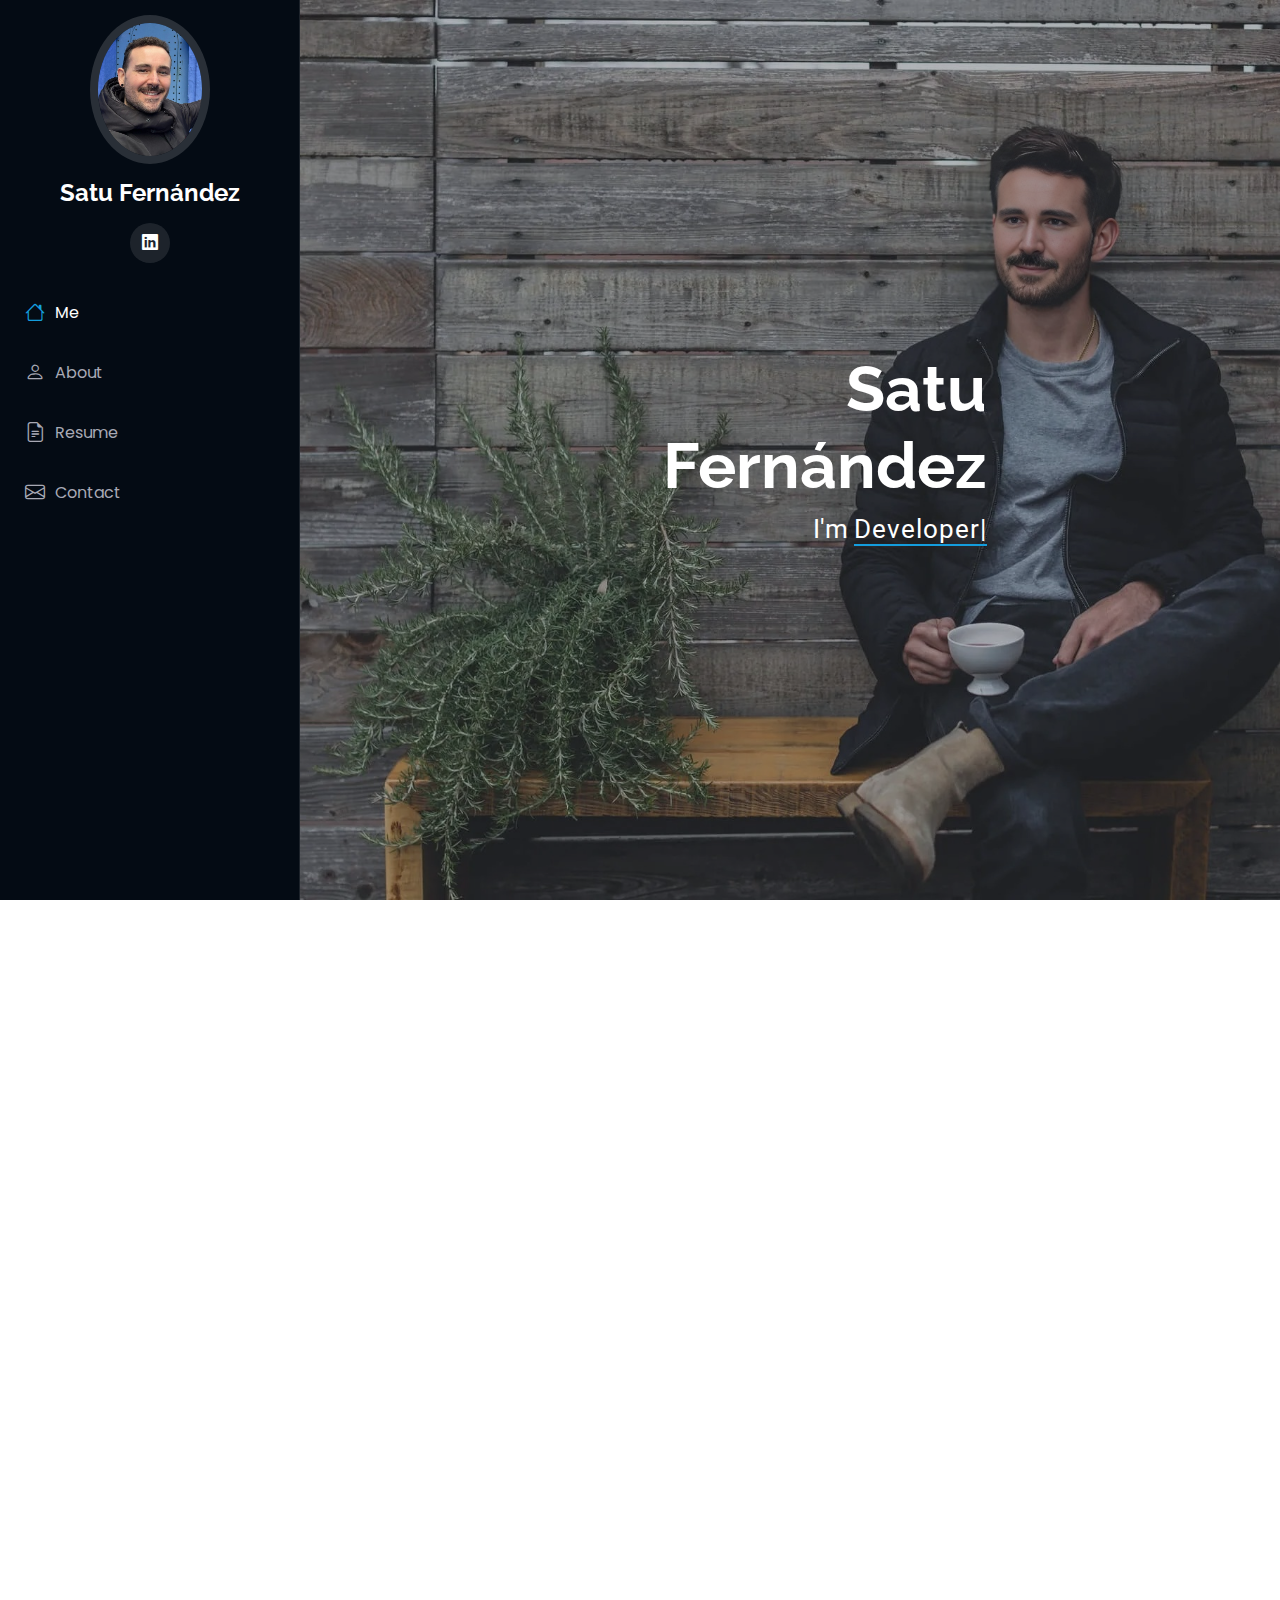
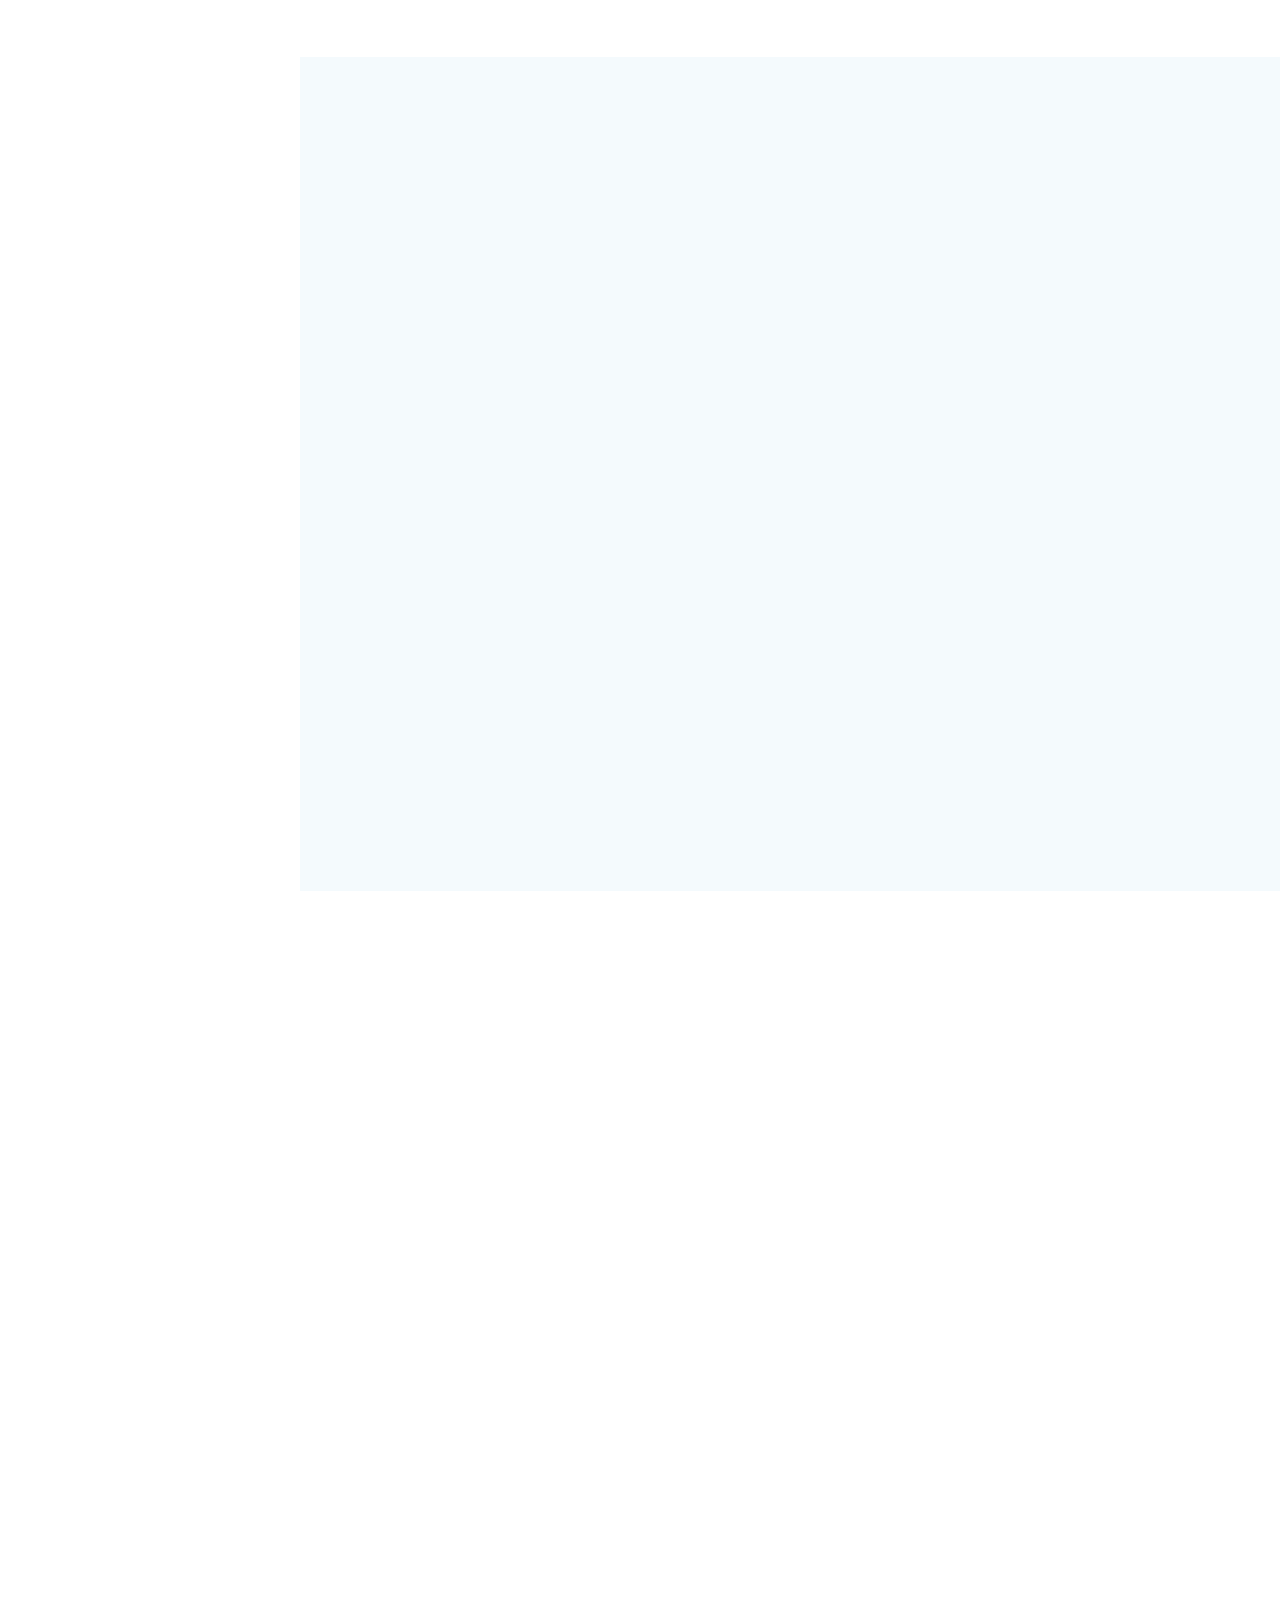
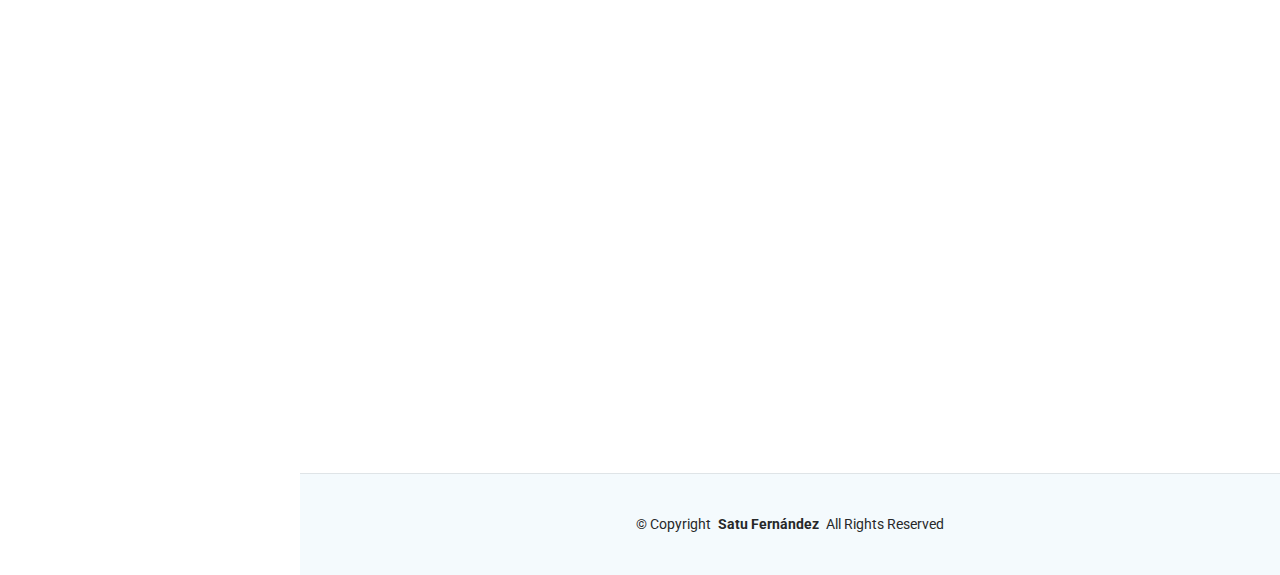
<file: index.html>
<!DOCTYPE html>
<html lang="en">

<head>
    <meta charset="utf-8">
    <meta content="width=device-width, initial-scale=1.0" name="viewport">
    <title>Satu Fernández</title>
    <meta content="" name="description">
    <meta content="" name="keywords">

    <!-- Favicons -->
    <link href="assets/img/favicon.png" rel="icon">
    <link href="assets/img/apple-touch-icon.png" rel="apple-touch-icon">

    <!-- Fonts -->
    <link href="https://fonts.googleapis.com" rel="preconnect">
    <link href="https://fonts.gstatic.com" rel="preconnect" crossorigin>
    <link href="https://fonts.googleapis.com/css2?family=Roboto:ital,wght@0,100;0,300;0,400;0,500;0,700;0,900;1,100;1,300;1,400;1,500;1,700;1,900&family=Poppins:ital,wght@0,100;0,200;0,300;0,400;0,500;0,600;0,700;0,800;0,900;1,100;1,200;1,300;1,400;1,500;1,600;1,700;1,800;1,900&family=Raleway:ital,wght@0,100;0,200;0,300;0,400;0,500;0,600;0,700;0,800;0,900;1,100;1,200;1,300;1,400;1,500;1,600;1,700;1,800;1,900&display=swap"
          rel="stylesheet">

    <!-- Vendor CSS Files -->
    <link href="assets/vendor/bootstrap/css/bootstrap.min.css" rel="stylesheet">
    <link href="assets/vendor/bootstrap-icons/bootstrap-icons.css" rel="stylesheet">
    <link href="assets/vendor/aos/aos.css" rel="stylesheet">
    <link href="assets/vendor/glightbox/css/glightbox.min.css" rel="stylesheet">
    <link href="assets/vendor/swiper/swiper-bundle.min.css" rel="stylesheet">

    <!-- Main CSS File -->
    <link href="assets/css/main.css" rel="stylesheet">

</head>

<body class="index-page">

<header id="header" class="header dark-background d-flex flex-column">
    <i class="header-toggle d-xl-none bi bi-list"></i>

    <div class="profile-img">
        <img src="assets/img/my-profile-img.jpg" alt="" class="img-fluid rounded-circle">
    </div>

    <a href="index.html" class="logo d-flex align-items-center justify-content-center">
        <h1 class="sitename">Satu Fernández</h1>
    </a>

    <div class="social-links text-center">
        <a href="https://www.linkedin.com/in/satu-fernández/" class="linkedin" target="_blank"><i
                class="bi bi-linkedin"></i></a>
    </div>

    <nav id="navmenu" class="navmenu">
        <ul>
            <li><a href="#hero" class="active"><i class="bi bi-house navicon"></i>Me</a></li>
            <li><a href="#about"><i class="bi bi-person navicon"></i> About</a></li>
            <li><a href="#resume"><i class="bi bi-file-earmark-text navicon"></i> Resume</a></li>
            <li><a href="#contact"><i class="bi bi-envelope navicon"></i> Contact</a></li>
        </ul>
    </nav>

</header>

<main class="main">

    <!-- Hero Section -->
    <section id="hero" class="hero section dark-background">
        <div class="hero-container">
            <img src="assets/img/hero-bg.jpg" alt="" data-aos="fade-in" class="hero-img img-fluid">

            <div class="container" data-aos="fade-up" data-aos-delay="100" style="text-align: right; padding-right: 10%;">
                <h2>Satu Fernández</h2>
                <p>I'm <span class="typed" data-typed-items="Developer, Wanderlust soul, Music passionate, Animal lover, Unique">Developer</span></p>
            </div>
        </div>
    </section><!-- /Hero Section -->

    <!-- About Section -->
    <section id="about" class="about section">

        <!-- Section Title -->
        <div class="container section-title" data-aos="fade-up">
            <h2>About</h2>
            <p>I’m a Backend Software Developer with a passion for building efficient, scalable, and innovative
                solutions. Technology fuels my creativity, but my heart also belongs to exploration. As a wanderlust
                soul, I thrive on discovering new places, cultures, and experiences that broaden my perspective.</p>
            <br>
            <p>When I’m not coding or traveling, you’ll find me immersed in music, whether it’s creating playlists,
                attending concerts, or simply enjoying the rhythm of life. I’m also a devoted animal lover, believing in
                kindness and compassion for all creatures.</p>
            <br>
            <p>Adventure runs in my veins—I embrace challenges, seek new experiences, and live life with a sense of
                curiosity. With a unique approach to both work and life, I strive to make every journey, project, and
                connection meaningful.</p>
        </div><!-- End Section Title -->

        <div class="container" data-aos="fade-up" data-aos-delay="100">

            <div class="row gy-4 justify-content-center">
                <div class="col-lg-3">
                    <img src="assets/img/my-profile-img.jpg" class="img-fluid" alt="Satu Fernández">
                </div>
                <div class="col-lg-9 content">
                    <h2>Senior Java Backend Developer</h2>
                    <p class="fst-italic py-3"></p>
                    <div class="row">
                        <div class="col-lg-6">
                            <ul>
                                <li><i class="bi bi-chevron-right"></i> <strong>Website:</strong>
                                    <span><a target="_blank"
                                             href="https://www.satufernandez.es">www.satufernandez.es</a></span></li>
                                <li><i class="bi bi-chevron-right"></i> <strong>City:</strong>
                                    <span>Madrid, Spain</span></li>
                            </ul>
                        </div>
                        <div class="col-lg-6">
                            <ul>
                                <li><i class="bi bi-chevron-right"></i> <strong>Age:</strong> <span>Still young 😜</span>
                                </li>
                                <li><i class="bi bi-chevron-right"></i> <strong>Degree:</strong>
                                    <span>Computer Science</span>
                                </li>
                            </ul>
                        </div>
                    </div>
                </div>
            </div>

        </div>

    </section><!-- /About Section -->

    <!-- Skills Section -->
    <section id="skills" class="skills section light-background">

        <!-- Section Title -->
        <div class="container section-title" data-aos="fade-up">
            <h2>Skills</h2>
            <p>These are some of my skills</p>
        </div><!-- End Section Title -->

        <div class="container" data-aos="fade-up" data-aos-delay="100">

            <div class="row skills-content skills-animation">

                <div class="col-lg-6">

                    <div class="progress">
                        <span class="skill"><span>Java 17+</span></span>
                        <div class="progress-bar-wrap">
                            <div class="progress-bar" role="progressbar" aria-valuenow="100" aria-valuemin="0"
                                 aria-valuemax="100"></div>
                        </div>
                    </div><!-- End Skills Item -->

                    <div class="progress">
                        <span class="skill"><span>SQL Databases</span></span>
                        <div class="progress-bar-wrap">
                            <div class="progress-bar" role="progressbar" aria-valuenow="100" aria-valuemin="0"
                                 aria-valuemax="100"></div>
                        </div>
                    </div><!-- End Skills Item -->

                    <div class="progress">
                        <span class="skill"><span>API Design</span></span>
                        <div class="progress-bar-wrap">
                            <div class="progress-bar" role="progressbar" aria-valuenow="100" aria-valuemin="0"
                                 aria-valuemax="100"></div>
                        </div>
                    </div><!-- End Skills Item -->

                </div>

                <div class="col-lg-6">

                    <div class="progress">
                        <span class="skill"><span>Spring Boot</span></span>
                        <div class="progress-bar-wrap">
                            <div class="progress-bar" role="progressbar" aria-valuenow="100" aria-valuemin="0"
                                 aria-valuemax="100"></div>
                        </div>
                    </div><!-- End Skills Item -->

                    <div class="progress">
                        <span class="skill"><span>NoSQL Databases</span></span>
                        <div class="progress-bar-wrap">
                            <div class="progress-bar" role="progressbar" aria-valuenow="100" aria-valuemin="0"
                                 aria-valuemax="100"></div>
                        </div>
                    </div><!-- End Skills Item -->

                    <div class="progress">
                        <span class="skill"><span>Kafka</span></span>
                        <div class="progress-bar-wrap">
                            <div class="progress-bar" role="progressbar" aria-valuenow="100" aria-valuemin="0"
                                 aria-valuemax="100"></div>
                        </div>
                    </div><!-- End Skills Item -->

                </div>

            </div>

        </div>

        <div class="container section-title" data-aos="fade-up">
            <br><br>
            <p>Other skills</p>
        </div><!-- End Section Title -->

        <div class="container" data-aos="fade-up" data-aos-delay="100">

            <div class="row skills-content skills-animation">

                <div class="col-lg-6">

                    <div class="progress">
                        <span class="skill"><span>Docker</span></span>
                        <div class="progress-bar-wrap">
                            <div class="progress-bar" role="progressbar" aria-valuenow="100" aria-valuemin="0"
                                 aria-valuemax="100"></div>
                        </div>
                    </div><!-- End Skills Item -->

                    <div class="progress">
                        <span class="skill"><span>DDD</span></span>
                        <div class="progress-bar-wrap">
                            <div class="progress-bar" role="progressbar" aria-valuenow="100" aria-valuemin="0"
                                 aria-valuemax="100"></div>
                        </div>
                    </div><!-- End Skills Item -->

                    <div class="progress">
                        <span class="skill"><span>Clean Code</span> </span>
                        <div class="progress-bar-wrap">
                            <div class="progress-bar" role="progressbar" aria-valuenow="100" aria-valuemin="0"
                                 aria-valuemax="100"></div>
                        </div>
                    </div><!-- End Skills Item -->

                    <div class="progress">
                        <span class="skill"><span>Leadership</span></span>
                        <div class="progress-bar-wrap">
                            <div class="progress-bar" role="progressbar" aria-valuenow="100" aria-valuemin="0"
                                 aria-valuemax="100"></div>
                        </div>
                    </div><!-- End Skills Item -->

                </div>

                <div class="col-lg-6">

                    <div class="progress">
                        <span class="skill"><span>Kubernetes</span> </span>
                        <div class="progress-bar-wrap">
                            <div class="progress-bar" role="progressbar" aria-valuenow="100" aria-valuemin="0"
                                 aria-valuemax="100"></div>
                        </div>
                    </div><!-- End Skills Item -->

                    <div class="progress">
                        <span class="skill"><span>SOLID</span> </span>
                        <div class="progress-bar-wrap">
                            <div class="progress-bar" role="progressbar" aria-valuenow="100" aria-valuemin="0"
                                 aria-valuemax="100"></div>
                        </div>
                    </div><!-- End Skills Item -->

                    <div class="progress">
                        <span class="skill"><span>SDLC</span> </span>
                        <div class="progress-bar-wrap">
                            <div class="progress-bar" role="progressbar" aria-valuenow="100" aria-valuemin="0"
                                 aria-valuemax="100"></div>
                        </div>
                    </div><!-- End Skills Item -->

                    <div class="progress">
                        <span class="skill"><span>Communication</span> </span>
                        <div class="progress-bar-wrap">
                            <div class="progress-bar" role="progressbar" aria-valuenow="100" aria-valuemin="0"
                                 aria-valuemax="100"></div>
                        </div>
                    </div><!-- End Skills Item -->

                </div>

            </div>

        </div>

    </section><!-- /Skills Section -->

    <!-- Resume Section -->
    <section id="resume" class="resume section">

        <!-- Section Title -->
        <div class="container section-title" data-aos="fade-up">
            <h2>Resume</h2>
            <p>I am a software developer with over 12 years of experience specializing in backend development, working
                with microservices in Java using Spring Boot, and applying DDD, SOLID principles, and Clean Code to
                build robust and scalable solutions</p>
            <br>
            <p> I am an organized, committed, and results-oriented professional with experience in projects that require
                proactivity and responsibility. My adaptability allows me to quickly take on new challenges, and my
                passion for continuous learning drives me to stay up to date with emerging technologies and
                methodologies</p>
            <br>
            <p> Thanks to my social skills, I work effectively both independently and as part of multidisciplinary
                teams. I am currently exploring the path toward technical leadership, aiming to combine my technical
                expertise and interpersonal skills to guide teams toward excellence</p>
        </div><!-- End Section Title -->

        <div class="container">

            <div class="row">

                <div class="col-lg-12" data-aos="fade-up" data-aos-delay="100">

                    <h3 class="resume-title">Professional Experience</h3>
                    <div class="resume-item">
                        <h4>Senior Java Backend Developer @ Kairós DS – Client: Inditex</h4>
                        <h5>June 2021 - Present</h5>
                        <ul>
                            <li>Backend developer in an Agile team following the Scrum methodology
                            </li>
                            <li>Analysis, development and maintenance of microservices following the DDD approach and
                                applying the SOLID principles and Clean Code
                            </li>
                            <li>API definition: REST, gRPC and Async (Avro) following API First principles
                            </li>
                            <li>Analysis and creation of new aggregates and refactoring of existing ones,
                                according to business requirements
                            </li>
                            <li>Analysis and definition of data models and schemas in both SQL and NoSQL
                                databases
                            </li>
                            <li>Analysis and development of REST and gRPC controllers with their use cases</li>
                            <li>Development of Kafka producers and consumers</li>
                            <li>Use of design patterns: outbox, factory, singleton, facade, proxy, CQRS…</li>
                            <li>Use of resilience practices: retry, circuit breaker, rate limiter, cache</li>
                            <li>Design of test batteries: load, stress, resilience</li>
                            <li>Responsible for production deployment of multi-tenant microservices with
                                canary deployments, ensuring best practices and code quality (SOLID, Clean
                                Code), monitoring and adapting the resources of deployed products, maintaining
                                close contact and communication with the Team Leader and the Unit Architect
                            </li>
                            <br>
                            <li>Migration of part of the IBM WCS e-commerce functionality to microservices,
                                adding the complexity of event-driven operation and coexistence of both systems
                            </li>
                            <li>Issues resolution</li>
                            <li>Development in a private cloud with Docker and Openshift</li>
                        </ul>
                        <br>
                        <h6>Used technologies</h6>
                        <p>Java 17, Spring Framework, Spring Boot, Spring Data JPA, Spring JDBC Template, Docker,
                            Openshift, GitHub, GitHub Actions, MariaDB, DB2, Couchbase, Solr, Redis, Kafka, API First,
                            OpenAPI, gRPC, Avro, Event Bus, Grafana, Argo Workflow</p>
                    </div><!-- End Resume Item -->

                    <div class="resume-item">
                        <h4>Analyst-programmer & SRE @ Enala – Client: Universia (Santander Group)</h4>
                        <h5>January 2019 - June 2021</h5>
                        <ul>
                            <li>Backend developer in an Agile team following the Scrum methodology
                            </li>
                            <li>Analysis, development, and maintenance of microservices: API definition,
                                development, testing, and production deployment
                            </li>
                            <li>Maintenance, analysis, and development of monolithic web applications, defining
                                the skeleton and various functional modules
                            </li>
                            <li>Close contact with the client’s business team, holding functional meetings to define
                                new evolutions and products, guiding them from a technical perspective
                            </li>
                            <li>Responsible for production deployment, ensuring best practices and code quality,
                                monitoring and adapting the resources of deployed products, defining performance
                                and scalability tests in pre-production environments together with the Q&A team
                            </li>
                            <li>Link person between our team and other teams, communicating the requests of
                                cross-functional teams (infrastructure, Q&A…) to/from the Product Owner
                            </li>
                        </ul>
                        <br>
                        <h6>Used technologies</h6>
                        <p>Java 8, Spring Framework, Spring Boot, Spring MVC, Spring Data JPA, Spring Security,
                            Hibernate, Docker, Kubernetes, Helm 3, Git, Gitlab, SQL Server, MongoDB, NodeJS,
                            Express, mongoose, Sequelize, Elasticsearch, Kafka, Jenkins, OpenAPI, Swagger, Grafana,
                            Kibana, JWT</p>
                    </div><!-- Edn Resume Item -->

                    <div class="resume-item">
                        <h4>Analyst-programmer @ Neoris – Clients: ICM (Madrid Digital) & J. C. Castilla la
                            Mancha</h4>
                        <h5>August 2013 - January 2019</h5>
                        <ul>
                            <li>Analysis, development, and maintenance of web applications and REST and SOAP
                                services, working alongside the analyst to define the architecture and develop the
                                proposed solution
                            </li>
                            <li>Creation and maintenance of data models in Oracle databases</li>
                            <li>Responsible for various applications of the Health and Social Affairs Departments
                                of the Community of Madrid, holding functional and follow-up meetings with
                                senior officials
                            </li>
                            <li>Team coordinator, assigning tasks and reporting to the project manager</li>
                            <li>Technical reference, training new team members on frameworks and ensuring
                                compliance with the client's defined standards
                            </li>
                            <li>Link person between our team and the client's architecture team, communicating
                                problems and solutions found
                            </li>
                        </ul>
                        <br>
                        <h6>Used technologies</h6>
                        <p>Java 7, Spring Framework, Spring Security, Spring Data, Hibernate, JSF, Facelets,
                            Primefaces, RichFaces, Javascript, jQuery, JSP, Tomcat, SVN, Maven, Oracle 11, Erwin</p>
                    </div><!-- Edn Resume Item -->

                </div>

            </div>

            <div class="row">

                <div class="col-lg-6" data-aos="fade-up" data-aos-delay="100">

                    <h3 class="resume-title">Academic Background</h3>
                    <div class="resume-item">
                        <h4>Bachelor Degree in Computer Science</h4>
                        <h5>2005 - 2012</h5>
                        <p><em>University of Extremadura, Cáceres</em></p>
                    </div><!-- Edn Resume Item -->

                </div>
            </div>

        </div>

    </section><!-- /Resume Section -->

    <!-- Contact Section -->
    <section id="contact" class="contact section">

        <!-- Section Title -->
        <div class="container section-title" data-aos="fade-up">
            <h2>Contact</h2>
            <p>Find me on <a target="_blank" href="https://www.linkedin.com/in/satu-fernández/">LinkedIn</a></p>
        </div><!-- End Section Title -->

    </section><!-- /Contact Section -->

</main>

<footer id="footer" class="footer position-relative light-background">

    <div class="container">
        <div class="copyright text-center ">
            <p>© <span>Copyright</span> <strong class="px-1 sitename">Satu Fernández</strong>
                <span>All Rights Reserved</span></p>
        </div>
    </div>

</footer>

<!-- Scroll Top -->
<a href="#" id="scroll-top" class="scroll-top d-flex align-items-center justify-content-center"><i
        class="bi bi-arrow-up-short"></i></a>

<!-- Preloader -->
<div id="preloader"></div>

<!-- Vendor JS Files -->
<script src="assets/vendor/bootstrap/js/bootstrap.bundle.min.js"></script>
<script src="assets/vendor/php-email-form/validate.js"></script>
<script src="assets/vendor/aos/aos.js"></script>
<script src="assets/vendor/typed.js/typed.umd.js"></script>
<script src="assets/vendor/purecounter/purecounter_vanilla.js"></script>
<script src="assets/vendor/waypoints/noframework.waypoints.js"></script>
<script src="assets/vendor/glightbox/js/glightbox.min.js"></script>
<script src="assets/vendor/imagesloaded/imagesloaded.pkgd.min.js"></script>
<script src="assets/vendor/isotope-layout/isotope.pkgd.min.js"></script>
<script src="assets/vendor/swiper/swiper-bundle.min.js"></script>

<!-- Main JS File -->
<script src="assets/js/main.js"></script>

</body>

</html>
</file>
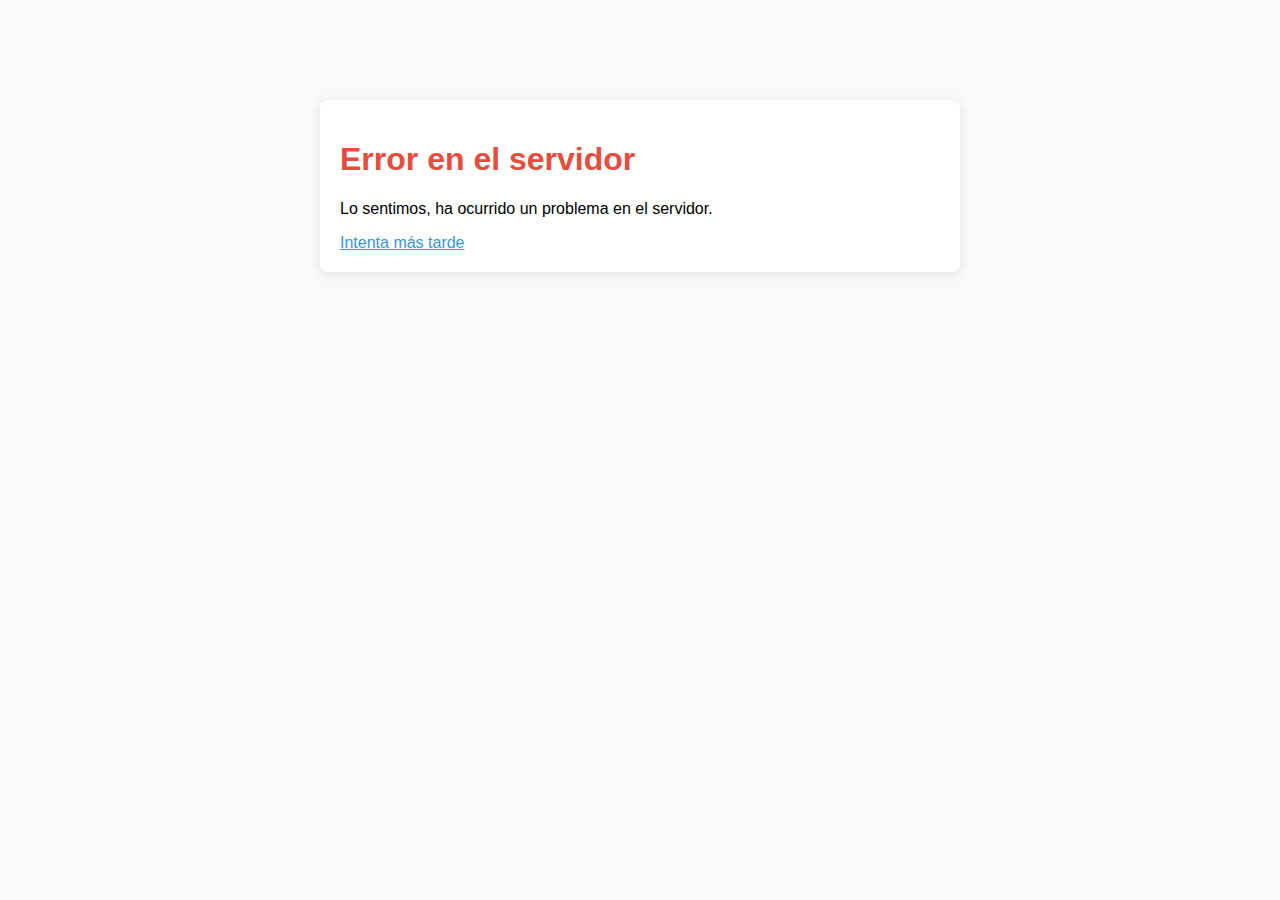
<file: errors/50x.html>
<html><body style="background-color: #f8f9fa; font-family: Arial;">
<div style="max-width: 600px; margin: 100px auto; padding: 20px; background: white; border-radius: 8px; box-shadow: 0 2px 10px rgba(0,0,0,0.1);">
<h1 style="color: #e74c3c;">Error en el servidor</h1>
<p>Lo sentimos, ha ocurrido un problema en el servidor.</p>
<a href="/" style="color: #3498db;">Intenta m&aacute;s tarde</a>
</div>
</body></html>
</file>
<file: assets/css/main.css>
/**
* Template Name: iPortfolio
* Template URL: https://bootstrapmade.com/iportfolio-bootstrap-portfolio-websites-template/
* Updated: Jun 29 2024 with Bootstrap v5.3.3
* Author: BootstrapMade.com
* License: https://bootstrapmade.com/license/
*/

/*--------------------------------------------------------------
# Font & Color Variables
# Help: https://bootstrapmade.com/color-system/
--------------------------------------------------------------*/
/* Fonts */
:root {
  --default-font: "Roboto",  system-ui, -apple-system, "Segoe UI", Roboto, "Helvetica Neue", Arial, "Noto Sans", "Liberation Sans", sans-serif, "Apple Color Emoji", "Segoe UI Emoji", "Segoe UI Symbol", "Noto Color Emoji";
  --heading-font: "Raleway",  sans-serif;
  --nav-font: "Poppins",  sans-serif;
}

/* Global Colors - The following color variables are used throughout the website. Updating them here will change the color scheme of the entire website */
:root { 
  --background-color: #ffffff; /* Background color for the entire website, including individual sections */
  --default-color: #272829; /* Default color used for the majority of the text content across the entire website */
  --heading-color: #050d18; /* Color for headings, subheadings and title throughout the website */
  --accent-color: #149ddd; /* Accent color that represents your brand on the website. It's used for buttons, links, and other elements that need to stand out */
  --surface-color: #ffffff; /* The surface color is used as a background of boxed elements within sections, such as cards, icon boxes, or other elements that require a visual separation from the global background. */
  --contrast-color: #ffffff; /* Contrast color for text, ensuring readability against backgrounds of accent, heading, or default colors. */
}

/* Nav Menu Colors - The following color variables are used specifically for the navigation menu. They are separate from the global colors to allow for more customization options */
:root {
  --nav-color: #a8a9b4;  /* The default color of the main navmenu links */
  --nav-hover-color: #ffffff; /* Applied to main navmenu links when they are hovered over or active */
  --nav-mobile-background-color: #040b14; /* Used as the background color for mobile navigation menu */
  --nav-dropdown-background-color: #040b14; /* Used as the background color for dropdown items that appear when hovering over primary navigation items */
  --nav-dropdown-color: #a8a9b4; /* Used for navigation links of the dropdown items in the navigation menu. */
  --nav-dropdown-hover-color: #ffffff; /* Similar to --nav-hover-color, this color is applied to dropdown navigation links when they are hovered over. */
}

/* Color Presets - These classes override global colors when applied to any section or element, providing reuse of the sam color scheme. */

.light-background {
  --background-color: #f4fafd;
  --surface-color: #ffffff;
}

.dark-background {
  --background-color: #040b14;
  --default-color: #ffffff;
  --heading-color: #ffffff;
  --surface-color: #151f2b;
  --contrast-color: #ffffff;
}

/* Smooth scroll */
:root {
  scroll-behavior: smooth;
}

/*--------------------------------------------------------------
# General Styling & Shared Classes
--------------------------------------------------------------*/
body {
  color: var(--default-color);
  background-color: var(--background-color);
  font-family: var(--default-font);
}

a {
  color: var(--accent-color);
  text-decoration: none;
  transition: 0.3s;
}

a:hover {
  color: color-mix(in srgb, var(--accent-color), transparent 25%);
  text-decoration: none;
}

h1,
h2,
h3,
h4,
h5,
h6 {
  color: var(--heading-color);
  font-family: var(--heading-font);
}

/* PHP Email Form Messages
------------------------------*/
.php-email-form .error-message {
  display: none;
  background: #df1529;
  color: #ffffff;
  text-align: left;
  padding: 15px;
  margin-bottom: 24px;
  font-weight: 600;
}

.php-email-form .sent-message {
  display: none;
  color: #ffffff;
  background: #059652;
  text-align: center;
  padding: 15px;
  margin-bottom: 24px;
  font-weight: 600;
}

.php-email-form .loading {
  display: none;
  background: var(--surface-color);
  text-align: center;
  padding: 15px;
  margin-bottom: 24px;
}

.php-email-form .loading:before {
  content: "";
  display: inline-block;
  border-radius: 50%;
  width: 24px;
  height: 24px;
  margin: 0 10px -6px 0;
  border: 3px solid var(--accent-color);
  border-top-color: var(--surface-color);
  animation: php-email-form-loading 1s linear infinite;
}

@keyframes php-email-form-loading {
  0% {
    transform: rotate(0deg);
  }

  100% {
    transform: rotate(360deg);
  }
}

/*--------------------------------------------------------------
# Global Header
--------------------------------------------------------------*/
.header {
  color: var(--default-color);
  background-color: var(--background-color);
  position: fixed;
  top: 0;
  left: 0;
  bottom: 0;
  padding: 0 15px;
  width: 300px;
  transition: all ease-in-out 0.3s;
  overflow-y: auto;
  z-index: 997;
  border-right: 1px solid color-mix(in srgb, var(--default-color), transparent 90%);
}

.header .profile-img img {
  margin: 15px auto;
  display: block;
  width: 120px;
  border: 8px solid color-mix(in srgb, var(--default-color), transparent 85%);
}

.header .logo {
  line-height: 1;
  margin-bottom: 15px;
}

.header .logo img {
  max-height: 32px;
  margin-right: 8px;
}

.header .logo h1 {
  font-size: 24px;
  margin: 0;
  font-weight: 700;
  color: var(--heading-color);
}

.header .social-links {
  margin: 0 0 20px 0;
}

.header .social-links a {
  font-size: 16px;
  display: inline-flex;
  align-items: center;
  justify-content: center;
  background: color-mix(in srgb, var(--default-color), transparent 90%);
  color: var(--default-color);
  margin: 0 2px;
  border-radius: 50%;
  text-align: center;
  width: 40px;
  height: 40px;
  transition: 0.3s;
}

.header .social-links a:hover {
  color: var(--contrast-color);
  background: var(--accent-color);
}

@media (min-width: 1200px) {

  .header~main,
  .header~#footer {
    margin-left: 300px;
  }
}

@media (max-width: 1199px) {
  .header {
    left: -100%;
  }
}

.header.header-show {
  left: 0;
}

.header .header-toggle {
  color: var(--contrast-color);
  background-color: var(--accent-color);
  font-size: 22px;
  display: flex;
  align-items: center;
  justify-content: center;
  width: 40px;
  height: 40px;
  border-radius: 50%;
  cursor: pointer;
  position: fixed;
  top: 15px;
  right: 15px;
  z-index: 9999;
  transition: background-color 0.3s;
}

.header .header-toggle:hover {
  color: var(--contrast-color);
  background-color: color-mix(in srgb, var(--accent-color) 90%, white 15%);
}

/*--------------------------------------------------------------
# Navigation Menu
--------------------------------------------------------------*/
.mobile-nav-toggle {
  display: none;
}

.navmenu {
  padding: 0;
  z-index: 9997;
}

.navmenu ul {
  list-style: none;
  padding: 0 0 20px 0;
  margin: 0;
}

.navmenu a,
.navmenu a:focus {
  color: var(--nav-color);
  padding: 15px 10px;
  font-family: var(--nav-font);
  font-size: 16px;
  font-weight: 400;
  display: flex;
  align-items: center;
  white-space: nowrap;
  transition: 0.3s;
  width: 100%;
}

.navmenu a .navicon,
.navmenu a:focus .navicon {
  font-size: 20px;
  margin-right: 10px;
}

.navmenu a .toggle-dropdown,
.navmenu a:focus .toggle-dropdown {
  font-size: 12px;
  line-height: 0;
  margin-left: auto;
  width: 30px;
  height: 30px;
  display: flex;
  align-items: center;
  justify-content: center;
  border-radius: 50%;
  transition: 0.3s;
  flex-shrink: 0;
  background-color: color-mix(in srgb, var(--accent-color), transparent 90%);
}

.navmenu a .toggle-dropdown:hover,
.navmenu a:focus .toggle-dropdown:hover {
  background-color: var(--accent-color);
  color: var(--contrast-color);
}

.navmenu a:hover,
.navmenu .active,
.navmenu .active:focus {
  color: var(--nav-hover-color);
}

.navmenu a:hover .navicon,
.navmenu .active .navicon,
.navmenu .active:focus .navicon {
  color: var(--accent-color);
}

.navmenu .active .toggle-dropdown,
.navmenu .active:focus .toggle-dropdown {
  background-color: var(--accent-color);
  color: var(--contrast-color);
  transform: rotate(180deg);
}

.navmenu .dropdown {
  display: block;
}

.navmenu .dropdown a,
.navmenu .dropdown a:focus {
  color: --nav-dropdown-color;
}

.navmenu .dropdown a:hover,
.navmenu .dropdown .active,
.navmenu .dropdown .active:focus {
  color: var(--nav-dropdown-hover-color);
}

.navmenu .dropdown ul {
  position: static;
  display: none;
  z-index: 99;
  padding: 5px 10px;
  margin: 5px 10px;
  background-color: var(--nav-dropdown-background-color);
  border: 1px solid color-mix(in srgb, var(--default-color), transparent 90%);
  box-shadow: none;
  transition: all 0.5s ease-in-out;
}

.navmenu .dropdown ul ul {
  background-color: rgba(33, 37, 41, 0.1);
}

.navmenu .dropdown>.dropdown-active {
  display: block;
  background-color: rgba(33, 37, 41, 0.03);
}

/*--------------------------------------------------------------
# Global Footer
--------------------------------------------------------------*/
.footer {
  color: var(--default-color);
  background-color: var(--background-color);
  font-size: 14px;
  padding: 40px 0;
  position: relative;
  border-top: 1px solid color-mix(in srgb, var(--default-color), transparent 90%);
}

.footer .copyright p {
  margin-bottom: 0;
}

.footer .credits {
  margin-top: 4px;
  font-size: 13px;
  text-align: center;
}

/*--------------------------------------------------------------
# Preloader
--------------------------------------------------------------*/
#preloader {
  position: fixed;
  inset: 0;
  z-index: 999999;
  overflow: hidden;
  background: var(--background-color);
  transition: all 0.6s ease-out;
}

#preloader:before {
  content: "";
  position: fixed;
  top: calc(50% - 30px);
  left: calc(50% - 30px);
  border: 6px solid #ffffff;
  border-color: var(--accent-color) transparent var(--accent-color) transparent;
  border-radius: 50%;
  width: 60px;
  height: 60px;
  animation: animate-preloader 1.5s linear infinite;
}

@keyframes animate-preloader {
  0% {
    transform: rotate(0deg);
  }

  100% {
    transform: rotate(360deg);
  }
}

/*--------------------------------------------------------------
# Scroll Top Button
--------------------------------------------------------------*/
.scroll-top {
  position: fixed;
  visibility: hidden;
  opacity: 0;
  right: 15px;
  bottom: -15px;
  z-index: 99999;
  background-color: var(--accent-color);
  width: 44px;
  height: 44px;
  border-radius: 50px;
  transition: all 0.4s;
}

.scroll-top i {
  font-size: 24px;
  color: var(--contrast-color);
  line-height: 0;
}

.scroll-top:hover {
  background-color: color-mix(in srgb, var(--accent-color), transparent 20%);
  color: var(--contrast-color);
}

.scroll-top.active {
  visibility: visible;
  opacity: 1;
  bottom: 15px;
}

/*--------------------------------------------------------------
# Disable aos animation delay on mobile devices
--------------------------------------------------------------*/
@media screen and (max-width: 768px) {
  [data-aos-delay] {
    transition-delay: 0 !important;
  }
}

/*--------------------------------------------------------------
# Global Page Titles & Breadcrumbs
--------------------------------------------------------------*/
.page-title {
  color: var(--default-color);
  background-color: var(--background-color);
  padding: 25px 0;
  position: relative;
}

.page-title h1 {
  font-size: 24px;
  font-weight: 700;
}

.page-title .breadcrumbs ol {
  display: flex;
  flex-wrap: wrap;
  list-style: none;
  padding: 0;
  margin: 0;
  font-size: 14px;
  font-weight: 400;
}

.page-title .breadcrumbs ol li+li {
  padding-left: 10px;
}

.page-title .breadcrumbs ol li+li::before {
  content: "/";
  display: inline-block;
  padding-right: 10px;
  color: color-mix(in srgb, var(--default-color), transparent 70%);
}

/*--------------------------------------------------------------
# Global Sections
--------------------------------------------------------------*/
section,
.section {
  color: var(--default-color);
  background-color: var(--background-color);
  padding: 60px 0;
  overflow: clip;
}

/*--------------------------------------------------------------
# Global Section Titles
--------------------------------------------------------------*/
.section-title {
  padding-bottom: 60px;
  position: relative;
}

.section-title h2 {
  font-size: 32px;
  font-weight: 700;
  margin-bottom: 20px;
  padding-bottom: 20px;
  position: relative;
}

.section-title h2:after {
  content: "";
  position: absolute;
  display: block;
  width: 50px;
  height: 3px;
  background: var(--accent-color);
  left: 0;
  bottom: 0;
}

.section-title p {
  margin-bottom: 0;
}

/*--------------------------------------------------------------
# Hero Section
--------------------------------------------------------------*/
.hero {
  width: 100%;
  min-height: 100vh;
  position: relative;
  padding: 80px 0;
  display: flex;
  align-items: center;
  justify-content: center;
}

.hero img {
  position: absolute;
  inset: 0;
  display: block;
  width: 100%;
  height: 100%;
  object-fit: cover;
  z-index: 1;
}

.hero:before {
  content: "";
  background: color-mix(in srgb, var(--background-color), transparent 70%);
  position: absolute;
  inset: 0;
  z-index: 2;
}

.hero .container {
  position: relative;
  z-index: 3;
}

.hero h2 {
  margin: 0;
  font-size: 64px;
  font-weight: 700;
}

.hero p {
  margin: 5px 0 0 0;
  font-size: 26px;
}

.hero p span {
  letter-spacing: 1px;
  border-bottom: 2px solid var(--accent-color);
}

.hero .social-links {
  margin-top: 25px;
}

.hero .social-links a {
  font-size: 24px;
  display: inline-block;
  color: color-mix(in srgb, var(--default-color), transparent 50%);
  line-height: 1;
  margin-right: 20px;
  transition: 0.3s;
}

.hero .social-links a:hover {
  color: var(--accent-color);
}

@media (max-width: 768px) {
  .hero h2 {
    font-size: 32px;
  }

  .hero p {
    font-size: 20px;
  }
}

/*--------------------------------------------------------------
# About Section
--------------------------------------------------------------*/
.about .content h2 {
  font-weight: 700;
  font-size: 24px;
}

.about .content ul {
  list-style: none;
  padding: 0;
}

.about .content ul li {
  margin-bottom: 20px;
  display: flex;
  align-items: center;
}

.about .content ul strong {
  margin-right: 10px;
}

.about .content ul i {
  font-size: 16px;
  margin-right: 5px;
  color: var(--accent-color);
  line-height: 0;
}

/*--------------------------------------------------------------
# Stats Section
--------------------------------------------------------------*/
.stats .stats-item {
  padding: 30px;
  width: 100%;
}

.stats .stats-item i {
  color: var(--accent-color);
  display: block;
  font-size: 44px;
  float: left;
  line-height: 0;
}

.stats .stats-item .purecounter {
  color: var(--heading-color);
  font-size: 48px;
  line-height: 40px;
  display: block;
  font-weight: 700;
  margin-left: 60px;
}

.stats .stats-item p {
  color: color-mix(in srgb, var(--default-color), transparent 40%);
  padding: 15px 0 0 0;
  margin: 0 0 0 60px;
  font-family: var(--heading-font);
  font-size: 14px;
}

/*--------------------------------------------------------------
# Skills Section
--------------------------------------------------------------*/
.skills .progress {
  height: 60px;
  display: block;
  background: none;
  border-radius: 0;
}

.skills .progress .skill {
  color: var(--heading-color);
  padding: 0;
  margin: 0 0 6px 0;
  text-transform: uppercase;
  display: block;
  font-weight: 600;
  font-family: var(--heading-font);
}

.skills .progress .skill .val {
  float: right;
  font-style: normal;
}

.skills .progress-bar-wrap {
  background: color-mix(in srgb, var(--default-color), transparent 90%);
  height: 10px;
}

.skills .progress-bar {
  width: 1px;
  height: 10px;
  transition: 0.9s;
  background-color: var(--accent-color);
}

/*--------------------------------------------------------------
# Resume Section
--------------------------------------------------------------*/
.resume .resume-title {
  color: var(--heading-color);
  font-size: 26px;
  font-weight: 700;
  margin-top: 20px;
  margin-bottom: 20px;
}

.resume .resume-item {
  padding: 0 0 20px 20px;
  margin-top: -2px;
  border-left: 2px solid var(--accent-color);
  position: relative;
}

.resume .resume-item h4 {
  line-height: 18px;
  font-size: 18px;
  font-weight: 600;
  text-transform: uppercase;
  color: color-mix(in srgb, var(--default-color), transparent 20%);
  margin-bottom: 10px;
}

.resume .resume-item h5 {
  font-size: 16px;
  padding: 5px 15px;
  display: inline-block;
  font-weight: 600;
  margin-bottom: 10px;
}

.resume .resume-item ul {
  padding-left: 20px;
}

.resume .resume-item ul li {
  padding-bottom: 10px;
}

.resume .resume-item:last-child {
  padding-bottom: 0;
}

.resume .resume-item::before {
  content: "";
  position: absolute;
  width: 16px;
  height: 16px;
  border-radius: 50px;
  left: -9px;
  top: 0;
  background: var(--background-color);
  border: 2px solid var(--accent-color);
}

/*--------------------------------------------------------------
# Portfolio Section
--------------------------------------------------------------*/
.portfolio .portfolio-filters {
  padding: 0;
  margin: 0 auto 20px auto;
  list-style: none;
  text-align: center;
}

.portfolio .portfolio-filters li {
  cursor: pointer;
  display: inline-block;
  padding: 0;
  font-size: 14px;
  font-weight: 400;
  margin: 0 10px;
  line-height: 1;
  text-transform: uppercase;
  margin-bottom: 10px;
  transition: all 0.3s ease-in-out;
}

.portfolio .portfolio-filters li:hover,
.portfolio .portfolio-filters li.filter-active {
  color: var(--accent-color);
}

.portfolio .portfolio-filters li:first-child {
  margin-left: 0;
}

.portfolio .portfolio-filters li:last-child {
  margin-right: 0;
}

@media (max-width: 575px) {
  .portfolio .portfolio-filters li {
    font-size: 14px;
    margin: 0 5px;
  }
}

.portfolio .portfolio-content {
  position: relative;
  overflow: hidden;
}

.portfolio .portfolio-content img {
  transition: 0.3s;
}

.portfolio .portfolio-content .portfolio-info {
  opacity: 0;
  position: absolute;
  inset: 0;
  z-index: 3;
  transition: all ease-in-out 0.3s;
  background: rgba(0, 0, 0, 0.6);
  padding: 15px;
}

.portfolio .portfolio-content .portfolio-info h4 {
  font-size: 14px;
  padding: 5px 10px;
  font-weight: 400;
  color: #ffffff;
  display: inline-block;
  background-color: var(--accent-color);
}

.portfolio .portfolio-content .portfolio-info p {
  position: absolute;
  bottom: 10px;
  text-align: center;
  display: inline-block;
  left: 0;
  right: 0;
  font-size: 16px;
  font-weight: 600;
  color: rgba(255, 255, 255, 0.8);
}

.portfolio .portfolio-content .portfolio-info .preview-link,
.portfolio .portfolio-content .portfolio-info .details-link {
  position: absolute;
  left: calc(50% - 40px);
  font-size: 26px;
  top: calc(50% - 14px);
  color: #fff;
  transition: 0.3s;
  line-height: 1.2;
}

.portfolio .portfolio-content .portfolio-info .preview-link:hover,
.portfolio .portfolio-content .portfolio-info .details-link:hover {
  color: var(--accent-color);
}

.portfolio .portfolio-content .portfolio-info .details-link {
  left: 50%;
  font-size: 34px;
  line-height: 0;
}

.portfolio .portfolio-content:hover .portfolio-info {
  opacity: 1;
}

.portfolio .portfolio-content:hover img {
  transform: scale(1.1);
}

/*--------------------------------------------------------------
# Services Section
--------------------------------------------------------------*/
.services .service-item {
  position: relative;
}

.services .service-item .icon {
  background: var(--accent-color);
  display: flex;
  align-items: center;
  justify-content: center;
  width: 54px;
  height: 54px;
  border-radius: 50%;
  transition: 0.5s;
  border: 1px solid var(--accent-color);
  margin-right: 20px;
}

.services .service-item .icon i {
  color: var(--contrast-color);
  font-size: 24px;
  line-height: 0;
}

.services .service-item:hover .icon {
  background: var(--surface-color);
}

.services .service-item:hover .icon i {
  color: var(--accent-color);
}

.services .service-item .title {
  font-weight: 700;
  margin-bottom: 15px;
  font-size: 18px;
}

.services .service-item .title a {
  color: var(--heading-color);
}

.services .service-item .title a:hover {
  color: var(--accent-color);
}

.services .service-item .description {
  line-height: 24px;
  font-size: 14px;
}

/*--------------------------------------------------------------
# Testimonials Section
--------------------------------------------------------------*/
.testimonials .testimonials-carousel,
.testimonials .testimonials-slider {
  overflow: hidden;
}

.testimonials .testimonial-item {
  box-sizing: content-box;
  text-align: center;
  min-height: 320px;
}

.testimonials .testimonial-item .testimonial-img {
  width: 90px;
  border-radius: 50%;
  margin: 0 auto;
}

.testimonials .testimonial-item h3 {
  font-size: 18px;
  font-weight: bold;
  margin: 10px 0 5px 0;
}

.testimonials .testimonial-item h4 {
  font-size: 14px;
  color: color-mix(in srgb, var(--default-color), transparent 20%);
  margin: 0;
}

.testimonials .testimonial-item .quote-icon-left,
.testimonials .testimonial-item .quote-icon-right {
  color: color-mix(in srgb, var(--accent-color), transparent 40%);
  font-size: 26px;
  line-height: 0;
}

.testimonials .testimonial-item .quote-icon-left {
  display: inline-block;
  left: -5px;
  position: relative;
}

.testimonials .testimonial-item .quote-icon-right {
  display: inline-block;
  right: -5px;
  position: relative;
  top: 10px;
  transform: scale(-1, -1);
}

.testimonials .testimonial-item p {
  font-style: italic;
  margin: 0 15px 15px 15px;
  padding: 20px;
  background-color: var(--surface-color);
  position: relative;
  margin-bottom: 35px;
  border-radius: 6px;
  box-shadow: 0px 2px 15px rgba(0, 0, 0, 0.1);
}

.testimonials .testimonial-item p::after {
  content: "";
  width: 0;
  height: 0;
  border-top: 20px solid var(--surface-color);
  border-right: 20px solid transparent;
  border-left: 20px solid transparent;
  position: absolute;
  bottom: -20px;
  left: calc(50% - 20px);
}

.testimonials .swiper-wrapper {
  height: auto;
}

.testimonials .swiper-pagination {
  margin-top: 40px;
  position: relative;
}

.testimonials .swiper-pagination .swiper-pagination-bullet {
  width: 12px;
  height: 12px;
  background-color: var(--background-color);
  opacity: 1;
  border: 1px solid var(--accent-color);
}

.testimonials .swiper-pagination .swiper-pagination-bullet-active {
  background-color: var(--accent-color);
}

/*--------------------------------------------------------------
# Contact Section
--------------------------------------------------------------*/
.contact .info-wrap {
  background-color: var(--surface-color);
  box-shadow: 0px 0px 20px rgba(0, 0, 0, 0.1);
  padding: 30px;
}

@media (max-width: 575px) {
  .contact .info-wrap {
    padding: 20px;
  }
}

.contact .info-item {
  margin-bottom: 40px;
}

.contact .info-item i {
  font-size: 20px;
  color: var(--accent-color);
  background: color-mix(in srgb, var(--accent-color), transparent 92%);
  width: 44px;
  height: 44px;
  display: flex;
  justify-content: center;
  align-items: center;
  border-radius: 50px;
  transition: all 0.3s ease-in-out;
  margin-right: 15px;
}

.contact .info-item h3 {
  padding: 0;
  font-size: 18px;
  font-weight: 700;
  margin-bottom: 5px;
}

.contact .info-item p {
  padding: 0;
  margin-bottom: 0;
  font-size: 14px;
}

.contact .info-item:hover i {
  background: var(--accent-color);
  color: var(--contrast-color);
}

.contact .php-email-form {
  background-color: var(--surface-color);
  height: 100%;
  padding: 30px;
  box-shadow: 0px 0px 20px rgba(0, 0, 0, 0.1);
}

@media (max-width: 575px) {
  .contact .php-email-form {
    padding: 20px;
  }
}

.contact .php-email-form input[type=text],
.contact .php-email-form input[type=email],
.contact .php-email-form textarea {
  font-size: 14px;
  padding: 10px 15px;
  box-shadow: none;
  border-radius: 0;
  color: var(--default-color);
  background-color: var(--surface-color);
  border-color: color-mix(in srgb, var(--default-color), transparent 80%);
}

.contact .php-email-form input[type=text]:focus,
.contact .php-email-form input[type=email]:focus,
.contact .php-email-form textarea:focus {
  border-color: var(--accent-color);
}

.contact .php-email-form input[type=text]::placeholder,
.contact .php-email-form input[type=email]::placeholder,
.contact .php-email-form textarea::placeholder {
  color: color-mix(in srgb, var(--default-color), transparent 70%);
}

.contact .php-email-form button[type=submit] {
  color: var(--contrast-color);
  background: var(--accent-color);
  border: 0;
  padding: 10px 30px;
  transition: 0.4s;
  border-radius: 50px;
}

.contact .php-email-form button[type=submit]:hover {
  background: color-mix(in srgb, var(--accent-color), transparent 25%);
}

/*--------------------------------------------------------------
# Portfolio Details Section
--------------------------------------------------------------*/
.portfolio-details .portfolio-details-slider img {
  width: 100%;
}

.portfolio-details .portfolio-details-slider .swiper-pagination {
  margin-top: 20px;
  position: relative;
}

.portfolio-details .portfolio-details-slider .swiper-pagination .swiper-pagination-bullet {
  width: 12px;
  height: 12px;
  background-color: color-mix(in srgb, var(--default-color), transparent 85%);
  opacity: 1;
}

.portfolio-details .portfolio-details-slider .swiper-pagination .swiper-pagination-bullet-active {
  background-color: var(--accent-color);
}

.portfolio-details .portfolio-info {
  padding: 30px;
  box-shadow: 0px 0 30px rgba(0, 0, 0, 0.1);
}

.portfolio-details .portfolio-info h3 {
  font-size: 22px;
  font-weight: 700;
  margin-bottom: 20px;
  padding-bottom: 20px;
  border-bottom: 1px solid color-mix(in srgb, var(--default-color), transparent 85%);
}

.portfolio-details .portfolio-info ul {
  list-style: none;
  padding: 0;
  font-size: 15px;
}

.portfolio-details .portfolio-info ul li+li {
  margin-top: 10px;
}

.portfolio-details .portfolio-description {
  padding-top: 30px;
}

.portfolio-details .portfolio-description h2 {
  font-size: 26px;
  font-weight: 700;
  margin-bottom: 20px;
}

.portfolio-details .portfolio-description p {
  padding: 0;
  color: color-mix(in srgb, var(--default-color), transparent 30%);
}

/*--------------------------------------------------------------
# Service Details Section
--------------------------------------------------------------*/
.service-details .services-list {
  padding: 10px 30px;
  border: 1px solid color-mix(in srgb, var(--default-color), transparent 90%);
  margin-bottom: 20px;
}

.service-details .services-list a {
  display: block;
  line-height: 1;
  padding: 8px 0 8px 15px;
  border-left: 3px solid color-mix(in srgb, var(--default-color), transparent 70%);
  margin: 20px 0;
  color: color-mix(in srgb, var(--default-color), transparent 20%);
  transition: 0.3s;
}

.service-details .services-list a.active {
  color: var(--heading-color);
  font-weight: 700;
  border-color: var(--accent-color);
}

.service-details .services-list a:hover {
  border-color: var(--accent-color);
}

.service-details .services-img {
  margin-bottom: 20px;
}

.service-details h3 {
  font-size: 26px;
  font-weight: 700;
}

.service-details h4 {
  font-size: 20px;
  font-weight: 700;
}

.service-details p {
  font-size: 15px;
}

.service-details ul {
  list-style: none;
  padding: 0;
  font-size: 15px;
}

.service-details ul li {
  padding: 5px 0;
  display: flex;
  align-items: center;
}

.service-details ul i {
  font-size: 20px;
  margin-right: 8px;
  color: var(--accent-color);
}

/*--------------------------------------------------------------
# Starter Section Section
--------------------------------------------------------------*/
.starter-section {
  /* Add your styles here */
}
</file>
